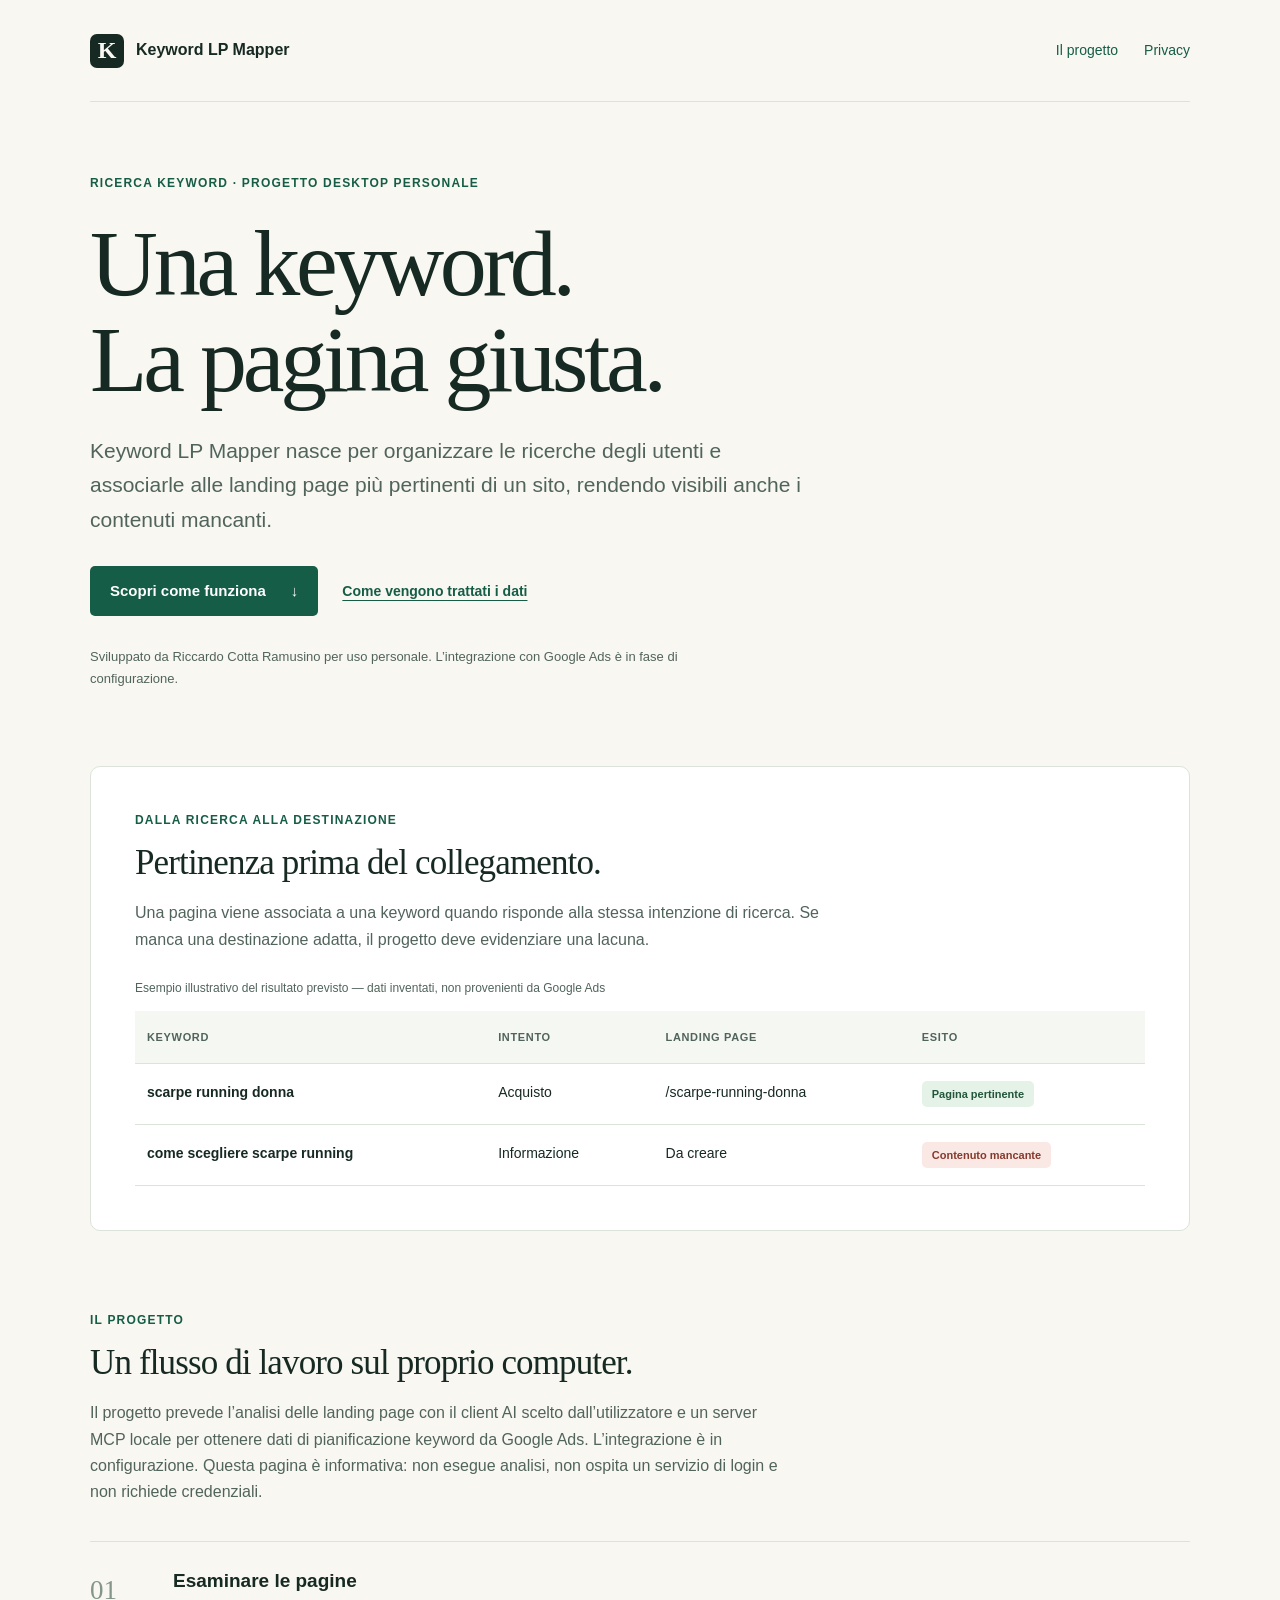
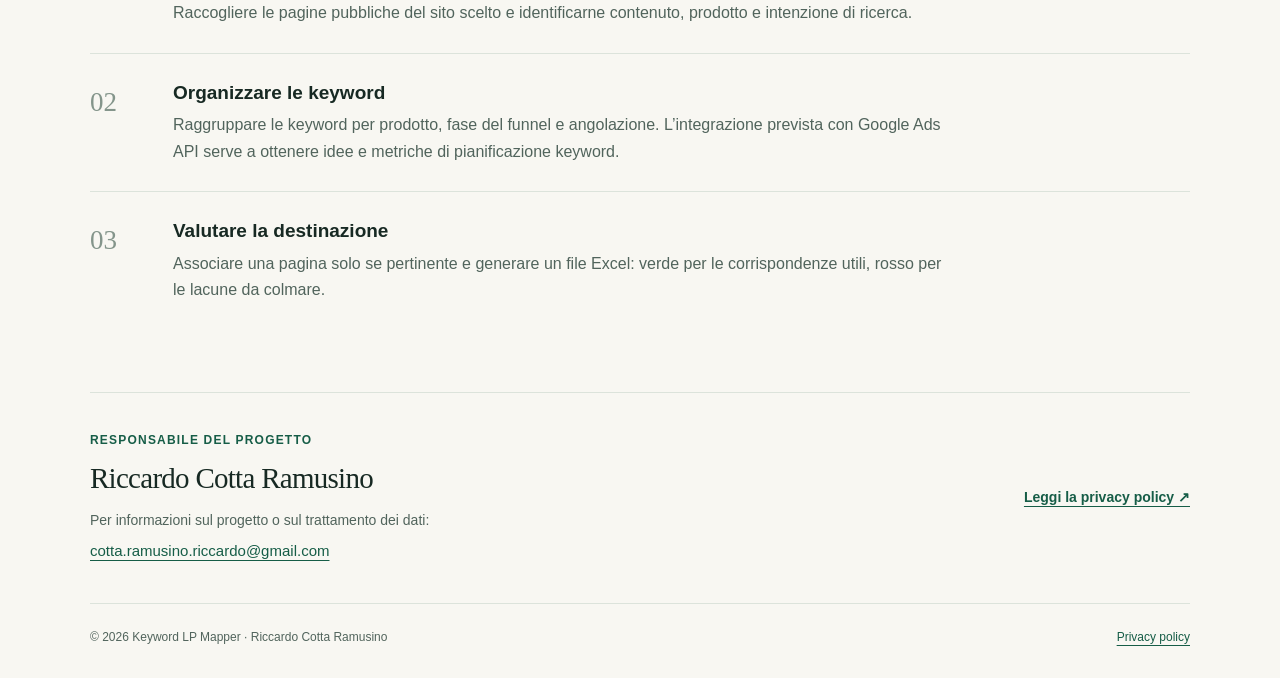
<file: index.html>
<!doctype html>
<html lang="it">
<head>
  <meta name="google-site-verification" content="p6JzzJ_prfLja4cm_jQC_jwN1vloA4eAtKsxVsAzShk" />
  <meta charset="utf-8">
  <meta name="viewport" content="width=device-width, initial-scale=1">
  <title>Keyword LP Mapper — Ricerca keyword e landing page</title>
  <meta name="description" content="Keyword LP Mapper è un progetto desktop personale di Riccardo Cotta Ramusino per organizzare keyword e collegarle a landing page pertinenti.">
  <link rel="stylesheet" href="style.css">
</head>
<body>
  <a class="skip" href="#contenuto">Vai al contenuto</a>
  <header class="topbar wrap">
    <a class="brand" href="./" aria-label="Keyword LP Mapper, homepage"><span class="mark" aria-hidden="true">K</span><span>Keyword LP Mapper</span></a>
    <nav aria-label="Navigazione principale"><a href="#progetto">Il progetto</a><a href="privacy.html">Privacy</a></nav>
  </header>
  <main id="contenuto">
    <section class="hero wrap">
      <p class="eyebrow">Ricerca keyword · Progetto desktop personale</p>
      <h1>Una keyword.<br>La pagina giusta.</h1>
      <p class="lead">Keyword LP Mapper nasce per organizzare le ricerche degli utenti e associarle alle landing page più pertinenti di un sito, rendendo visibili anche i contenuti mancanti.</p>
      <div class="actions"><a class="button" href="#progetto">Scopri come funziona <span aria-hidden="true">↓</span></a><a class="text-link" href="privacy.html">Come vengono trattati i dati</a></div>
      <p class="status">Sviluppato da Riccardo Cotta Ramusino per uso personale. L’integrazione con Google Ads è in fase di configurazione.</p>
    </section>
    <section class="example wrap" aria-labelledby="example-title">
      <div class="section-intro"><p class="eyebrow">Dalla ricerca alla destinazione</p><h2 id="example-title">Pertinenza prima del collegamento.</h2><p>Una pagina viene associata a una keyword quando risponde alla stessa intenzione di ricerca. Se manca una destinazione adatta, il progetto deve evidenziare una lacuna.</p></div>
      <div class="table-scroll"><table>
        <caption>Esempio illustrativo del risultato previsto — dati inventati, non provenienti da Google Ads</caption>
        <thead><tr><th scope="col">Keyword</th><th scope="col">Intento</th><th scope="col">Landing page</th><th scope="col">Esito</th></tr></thead>
        <tbody><tr><td>scarpe running donna</td><td>Acquisto</td><td>/scarpe-running-donna</td><td><span class="badge good">Pagina pertinente</span></td></tr><tr><td>come scegliere scarpe running</td><td>Informazione</td><td>Da creare</td><td><span class="badge gap">Contenuto mancante</span></td></tr></tbody>
      </table></div>
    </section>
    <section class="project wrap" id="progetto" aria-labelledby="project-title">
      <div class="section-intro"><p class="eyebrow">Il progetto</p><h2 id="project-title">Un flusso di lavoro sul proprio computer.</h2><p>Il progetto prevede l’analisi delle landing page con il client AI scelto dall’utilizzatore e un server MCP locale per ottenere dati di pianificazione keyword da Google Ads. L’integrazione è in configurazione. Questa pagina è informativa: non esegue analisi, non ospita un servizio di login e non richiede credenziali.</p></div>
      <ol class="steps">
        <li><span class="number" aria-hidden="true">01</span><div><h3>Esaminare le pagine</h3><p>Raccogliere le pagine pubbliche del sito scelto e identificarne contenuto, prodotto e intenzione di ricerca.</p></div></li>
        <li><span class="number" aria-hidden="true">02</span><div><h3>Organizzare le keyword</h3><p>Raggruppare le keyword per prodotto, fase del funnel e angolazione. L’integrazione prevista con Google Ads API serve a ottenere idee e metriche di pianificazione keyword.</p></div></li>
        <li><span class="number" aria-hidden="true">03</span><div><h3>Valutare la destinazione</h3><p>Associare una pagina solo se pertinente e generare un file Excel: verde per le corrispondenze utili, rosso per le lacune da colmare.</p></div></li>
      </ol>
    </section>
    <section class="contact wrap" aria-labelledby="contact-title"><div><p class="eyebrow">Responsabile del progetto</p><h2 id="contact-title">Riccardo Cotta Ramusino</h2><p>Per informazioni sul progetto o sul trattamento dei dati:</p><a class="contact-email" href="mailto:cotta.ramusino.riccardo@gmail.com">cotta.ramusino.riccardo@gmail.com</a></div><a class="text-link" href="privacy.html">Leggi la privacy policy <span aria-hidden="true">↗</span></a></section>
  </main>
  <footer class="footer wrap"><span>© 2026 Keyword LP Mapper · Riccardo Cotta Ramusino</span><a href="privacy.html">Privacy policy</a></footer>
</body>
</html>
</file>
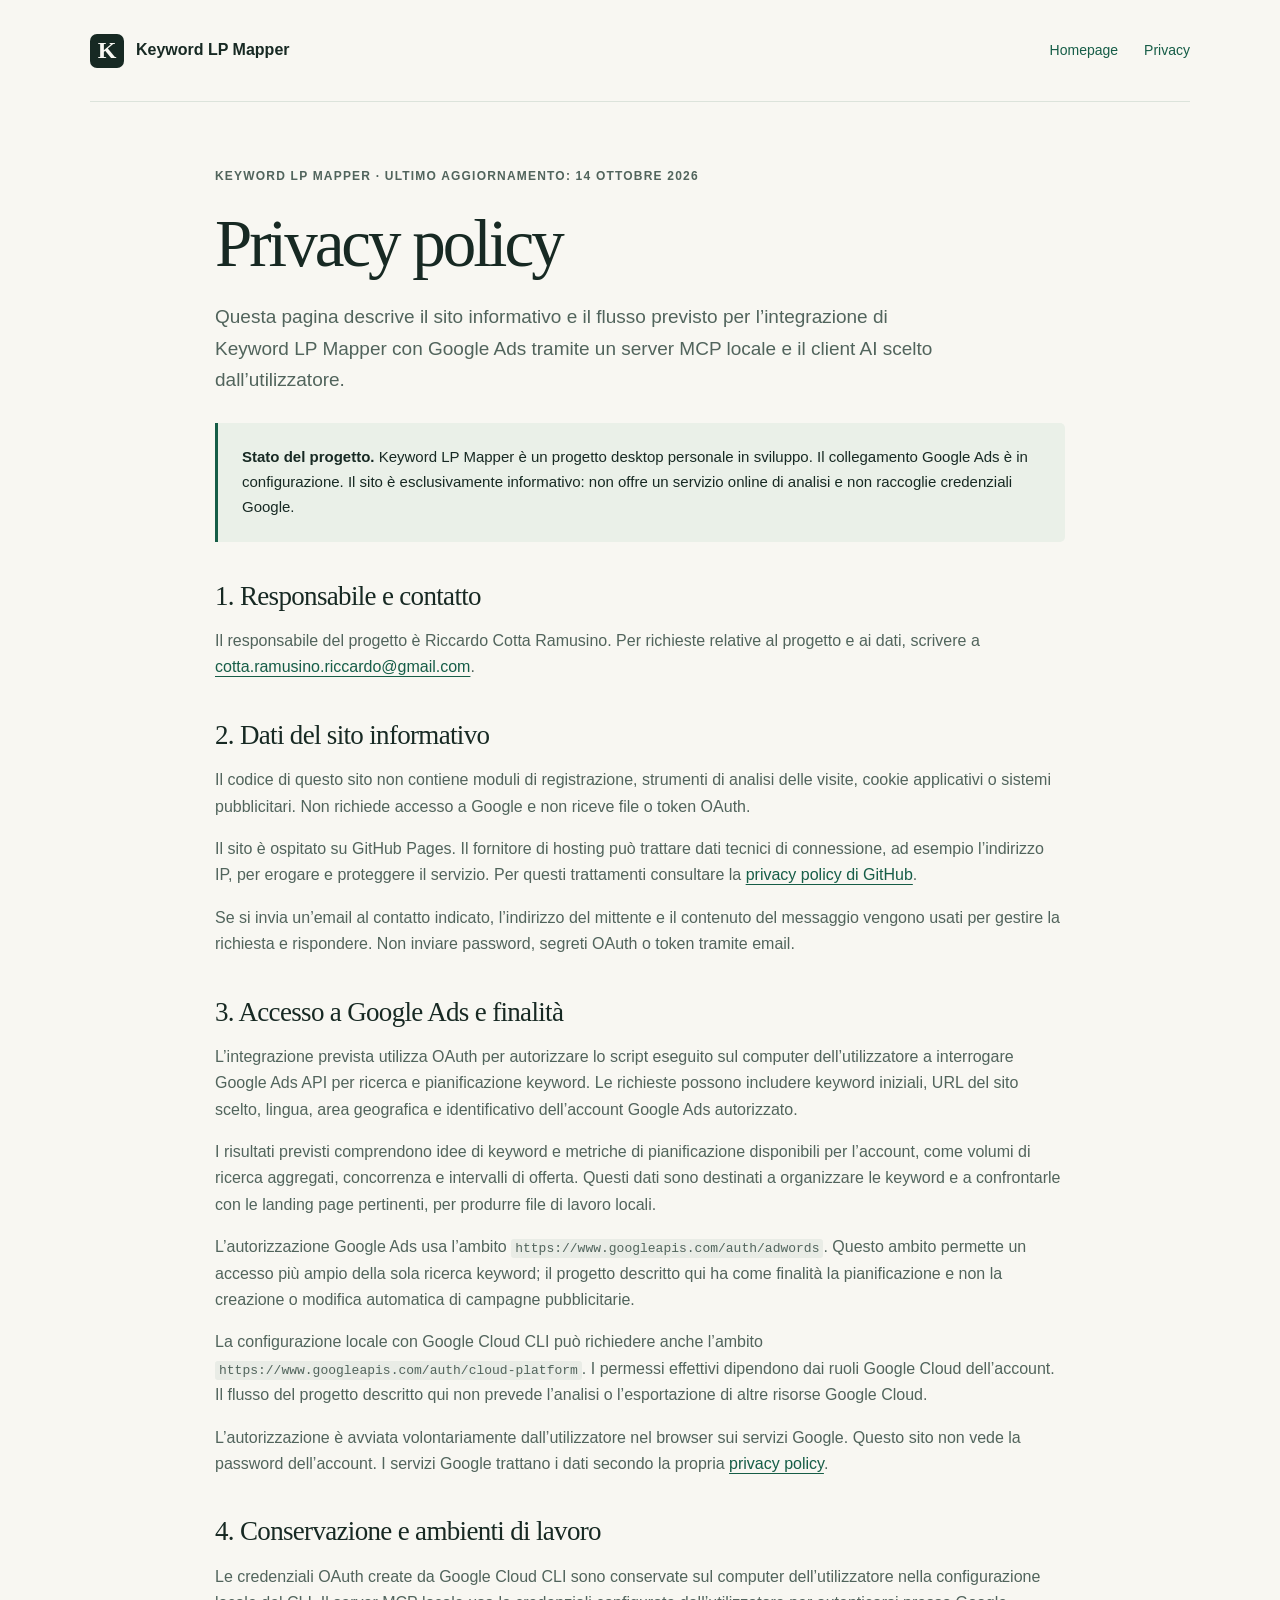
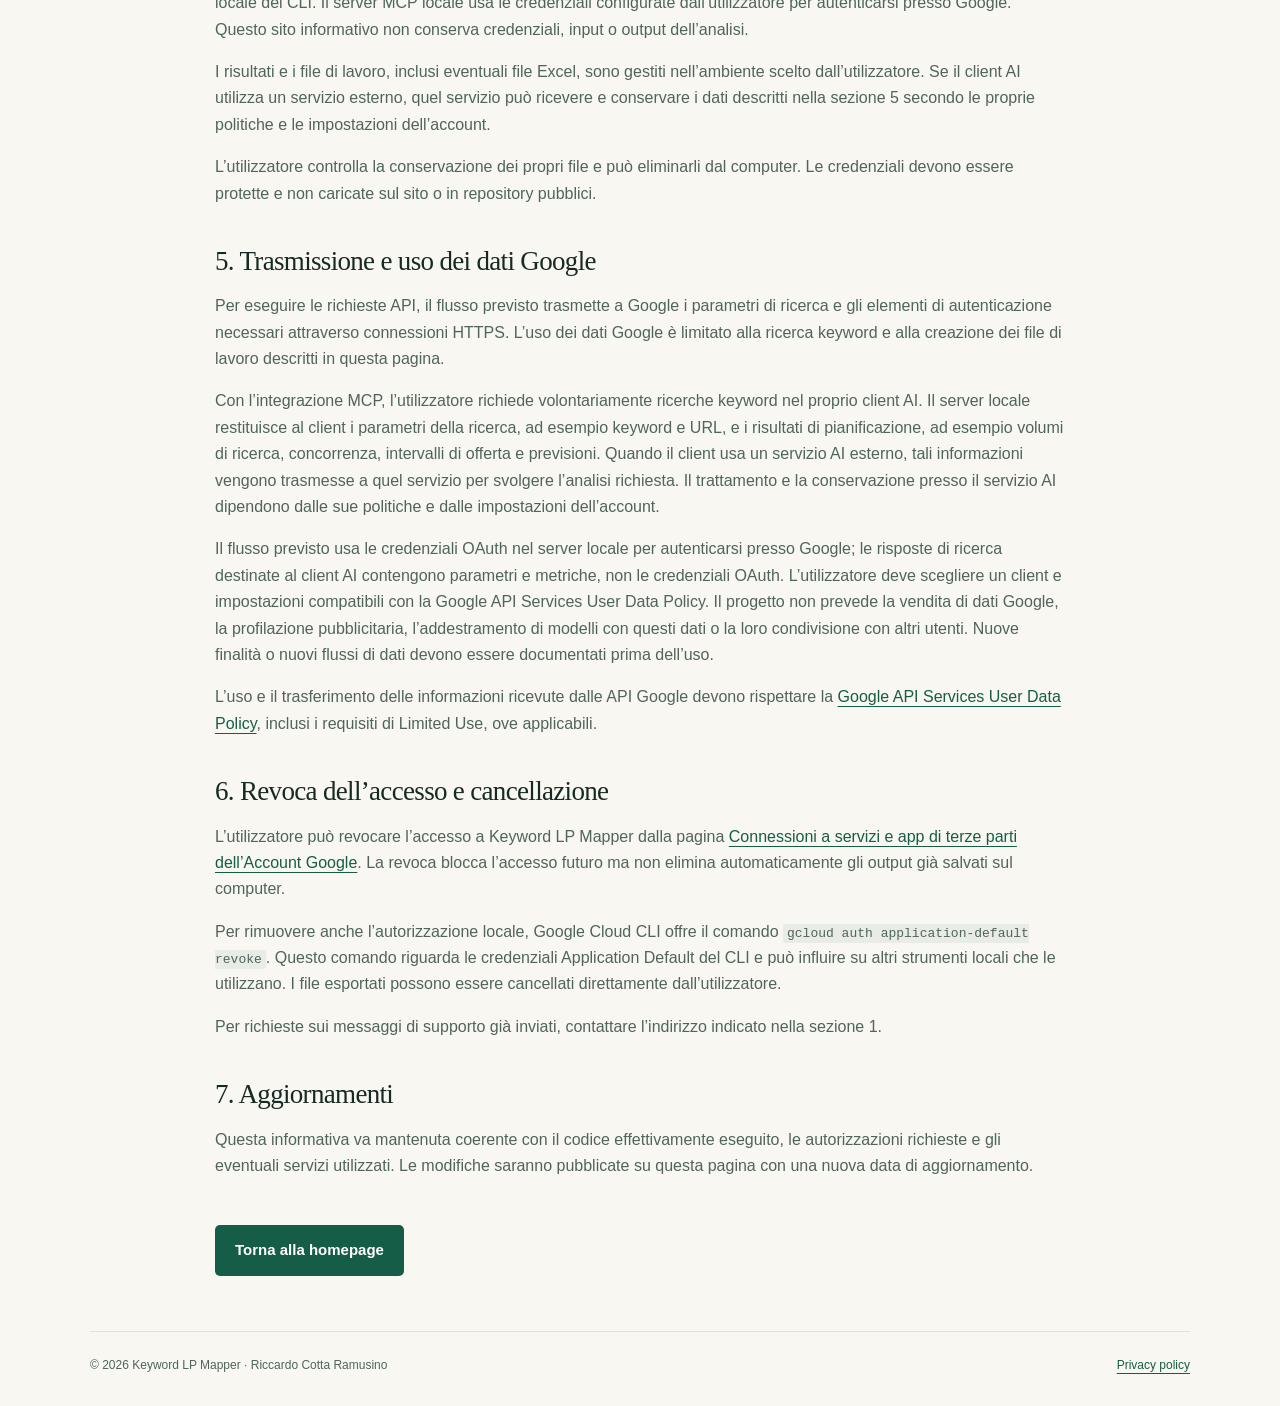
<file: privacy.html>
<!doctype html>
<html lang="it">
<head>
  <meta charset="utf-8">
  <meta name="viewport" content="width=device-width, initial-scale=1">
  <title>Privacy policy — Keyword LP Mapper</title>
  <meta name="description" content="Informazioni sul trattamento dei dati per il sito e il progetto personale Keyword LP Mapper di Riccardo Cotta Ramusino.">
  <link rel="stylesheet" href="style.css">
</head>
<body>
  <a class="skip" href="#contenuto">Vai al contenuto</a>
  <header class="topbar wrap"><a class="brand" href="./" aria-label="Keyword LP Mapper, homepage"><span class="mark" aria-hidden="true">K</span><span>Keyword LP Mapper</span></a><nav aria-label="Navigazione principale"><a href="./">Homepage</a><a href="privacy.html" aria-current="page">Privacy</a></nav></header>
  <main id="contenuto" class="policy wrap">
    <p class="eyebrow">Keyword LP Mapper · Ultimo aggiornamento: 14 ottobre 2026</p>
    <h1>Privacy policy</h1>
    <p class="lead">Questa pagina descrive il sito informativo e il flusso previsto per l’integrazione di Keyword LP Mapper con Google Ads tramite un server MCP locale e il client AI scelto dall’utilizzatore.</p>
    <div class="policy-note"><strong>Stato del progetto.</strong> Keyword LP Mapper è un progetto desktop personale in sviluppo. Il collegamento Google Ads è in configurazione. Il sito è esclusivamente informativo: non offre un servizio online di analisi e non raccoglie credenziali Google.</div>
    <section><h2>1. Responsabile e contatto</h2><p>Il responsabile del progetto è Riccardo Cotta Ramusino. Per richieste relative al progetto e ai dati, scrivere a <a href="mailto:cotta.ramusino.riccardo@gmail.com">cotta.ramusino.riccardo@gmail.com</a>.</p></section>
    <section><h2>2. Dati del sito informativo</h2><p>Il codice di questo sito non contiene moduli di registrazione, strumenti di analisi delle visite, cookie applicativi o sistemi pubblicitari. Non richiede accesso a Google e non riceve file o token OAuth.</p><p>Il sito è ospitato su GitHub Pages. Il fornitore di hosting può trattare dati tecnici di connessione, ad esempio l’indirizzo IP, per erogare e proteggere il servizio. Per questi trattamenti consultare la <a href="https://docs.github.com/en/site-policy/privacy-policies/github-general-privacy-statement">privacy policy di GitHub</a>.</p><p>Se si invia un’email al contatto indicato, l’indirizzo del mittente e il contenuto del messaggio vengono usati per gestire la richiesta e rispondere. Non inviare password, segreti OAuth o token tramite email.</p></section>
    <section><h2>3. Accesso a Google Ads e finalità</h2><p>L’integrazione prevista utilizza OAuth per autorizzare lo script eseguito sul computer dell’utilizzatore a interrogare Google Ads API per ricerca e pianificazione keyword. Le richieste possono includere keyword iniziali, URL del sito scelto, lingua, area geografica e identificativo dell’account Google Ads autorizzato.</p><p>I risultati previsti comprendono idee di keyword e metriche di pianificazione disponibili per l’account, come volumi di ricerca aggregati, concorrenza e intervalli di offerta. Questi dati sono destinati a organizzare le keyword e a confrontarle con le landing page pertinenti, per produrre file di lavoro locali.</p><p>L’autorizzazione Google Ads usa l’ambito <code>https://www.googleapis.com/auth/adwords</code>. Questo ambito permette un accesso più ampio della sola ricerca keyword; il progetto descritto qui ha come finalità la pianificazione e non la creazione o modifica automatica di campagne pubblicitarie.</p><p>La configurazione locale con Google Cloud CLI può richiedere anche l’ambito <code>https://www.googleapis.com/auth/cloud-platform</code>. I permessi effettivi dipendono dai ruoli Google Cloud dell’account. Il flusso del progetto descritto qui non prevede l’analisi o l’esportazione di altre risorse Google Cloud.</p><p>L’autorizzazione è avviata volontariamente dall’utilizzatore nel browser sui servizi Google. Questo sito non vede la password dell’account. I servizi Google trattano i dati secondo la propria <a href="https://policies.google.com/privacy">privacy policy</a>.</p></section>
    <section><h2>4. Conservazione e ambienti di lavoro</h2><p>Le credenziali OAuth create da Google Cloud CLI sono conservate sul computer dell’utilizzatore nella configurazione locale del CLI. Il server MCP locale usa le credenziali configurate dall’utilizzatore per autenticarsi presso Google. Questo sito informativo non conserva credenziali, input o output dell’analisi.</p><p>I risultati e i file di lavoro, inclusi eventuali file Excel, sono gestiti nell’ambiente scelto dall’utilizzatore. Se il client AI utilizza un servizio esterno, quel servizio può ricevere e conservare i dati descritti nella sezione 5 secondo le proprie politiche e le impostazioni dell’account.</p><p>L’utilizzatore controlla la conservazione dei propri file e può eliminarli dal computer. Le credenziali devono essere protette e non caricate sul sito o in repository pubblici.</p></section>
    <section><h2>5. Trasmissione e uso dei dati Google</h2><p>Per eseguire le richieste API, il flusso previsto trasmette a Google i parametri di ricerca e gli elementi di autenticazione necessari attraverso connessioni HTTPS. L’uso dei dati Google è limitato alla ricerca keyword e alla creazione dei file di lavoro descritti in questa pagina.</p><p>Con l’integrazione MCP, l’utilizzatore richiede volontariamente ricerche keyword nel proprio client AI. Il server locale restituisce al client i parametri della ricerca, ad esempio keyword e URL, e i risultati di pianificazione, ad esempio volumi di ricerca, concorrenza, intervalli di offerta e previsioni. Quando il client usa un servizio AI esterno, tali informazioni vengono trasmesse a quel servizio per svolgere l’analisi richiesta. Il trattamento e la conservazione presso il servizio AI dipendono dalle sue politiche e dalle impostazioni dell’account.</p><p>Il flusso previsto usa le credenziali OAuth nel server locale per autenticarsi presso Google; le risposte di ricerca destinate al client AI contengono parametri e metriche, non le credenziali OAuth. L’utilizzatore deve scegliere un client e impostazioni compatibili con la Google API Services User Data Policy. Il progetto non prevede la vendita di dati Google, la profilazione pubblicitaria, l’addestramento di modelli con questi dati o la loro condivisione con altri utenti. Nuove finalità o nuovi flussi di dati devono essere documentati prima dell’uso.</p><p>L’uso e il trasferimento delle informazioni ricevute dalle API Google devono rispettare la <a href="https://developers.google.com/terms/api-services-user-data-policy">Google API Services User Data Policy</a>, inclusi i requisiti di Limited Use, ove applicabili.</p></section>
    <section><h2>6. Revoca dell’accesso e cancellazione</h2><p>L’utilizzatore può revocare l’accesso a Keyword LP Mapper dalla pagina <a href="https://myaccount.google.com/connections">Connessioni a servizi e app di terze parti dell’Account Google</a>. La revoca blocca l’accesso futuro ma non elimina automaticamente gli output già salvati sul computer.</p><p>Per rimuovere anche l’autorizzazione locale, Google Cloud CLI offre il comando <code>gcloud auth application-default revoke</code>. Questo comando riguarda le credenziali Application Default del CLI e può influire su altri strumenti locali che le utilizzano. I file esportati possono essere cancellati direttamente dall’utilizzatore.</p><p>Per richieste sui messaggi di supporto già inviati, contattare l’indirizzo indicato nella sezione 1.</p></section>
    <section><h2>7. Aggiornamenti</h2><p>Questa informativa va mantenuta coerente con il codice effettivamente eseguito, le autorizzazioni richieste e gli eventuali servizi utilizzati. Le modifiche saranno pubblicate su questa pagina con una nuova data di aggiornamento.</p></section>
    <a class="button" href="./">Torna alla homepage</a>
  </main>
  <footer class="footer wrap"><span>© 2026 Keyword LP Mapper · Riccardo Cotta Ramusino</span><a href="privacy.html">Privacy policy</a></footer>
</body>
</html>
</file>
<file: style.css>
:root{--ink:#172923;--muted:#51645c;--paper:#f8f7f2;--line:#dce3db;--green:#165d47;--serif:Georgia,'Times New Roman',serif}
*{box-sizing:border-box}html{scroll-behavior:smooth;scroll-padding-top:24px}body{margin:0;background:var(--paper);color:var(--ink);font:16px/1.65 -apple-system,BlinkMacSystemFont,'Segoe UI',sans-serif}a{color:var(--green);text-underline-offset:4px}a:focus-visible{outline:3px solid #ac6700;outline-offset:5px;border-radius:3px}.wrap{width:min(1100px,calc(100% - 64px));margin-inline:auto}.skip{position:absolute;left:16px;top:-100px;padding:10px 18px;background:white;z-index:10}.skip:focus{top:16px}.topbar{min-height:102px;display:flex;align-items:center;justify-content:space-between;gap:24px;border-bottom:1px solid var(--line)}.brand{display:flex;align-items:center;gap:12px;font-weight:750;color:var(--ink);text-decoration:none;line-height:1.3}.mark{display:grid;place-items:center;width:34px;height:34px;background:var(--ink);color:var(--paper);border-radius:7px;font-family:var(--serif);font-size:24px}nav{display:flex;gap:26px;font-size:14px}nav a{text-decoration:none}nav a:hover{text-decoration:underline}.hero{padding-top:72px;padding-bottom:64px}.eyebrow{font-size:12px;line-height:1.5;letter-spacing:.1em;text-transform:uppercase;font-weight:700;color:var(--green);margin:0 0 24px}h1{font-family:var(--serif);font-size:clamp(48px,7.8vw,94px);font-weight:400;line-height:1.02;letter-spacing:-.045em;margin:0 0 26px;max-width:850px}.lead{font-size:21px;line-height:1.65;color:var(--muted);max-width:725px;margin:0 0 28px}.actions{display:flex;align-items:center;gap:24px;flex-wrap:wrap}.button{display:inline-flex;gap:25px;align-items:center;background:var(--green);color:white;border-radius:5px;text-decoration:none;font-size:15px;font-weight:650;padding:13px 20px}.button:hover{background:#104533}.text-link{font-size:14px;font-weight:650}.status{font-size:13px;color:var(--muted);max-width:670px;margin-top:30px}.example{padding:44px;border:1px solid var(--line);background:#fff;border-radius:10px}.section-intro{max-width:700px}.section-intro .eyebrow{margin-bottom:13px}h2{font-family:var(--serif);font-weight:400;font-size:35px;line-height:1.2;letter-spacing:-.025em;margin:0 0 16px}.section-intro p:not(.eyebrow){color:var(--muted);margin-top:0}.table-scroll{overflow-x:auto;margin-top:26px}table{width:100%;border-collapse:collapse;text-align:left;font-size:14px}caption{text-align:left;color:var(--muted);font-size:12px;margin-bottom:12px}th{font-size:11px;text-transform:uppercase;letter-spacing:.06em;color:var(--muted);font-weight:700;background:#f5f7f3}td,th{padding:17px 16px;border-bottom:1px solid var(--line);vertical-align:top}th:first-child,td:first-child{padding-left:12px}td:first-child{font-weight:600}.badge{display:inline-block;white-space:nowrap;font-size:11px;font-weight:700;padding:4px 10px;border-radius:5px}.good{background:#e5f2e8;color:#22553a}.gap{background:#fae8e5;color:#87392c}.project{padding-top:80px;padding-bottom:62px}.steps{padding:0;margin:35px 0 0;list-style:none}.steps li{display:grid;grid-template-columns:68px 1fr;gap:15px;padding:26px 0;border-top:1px solid var(--line)}.number{font-family:var(--serif);font-size:27px;color:#84958b}.steps h3{font-size:19px;line-height:1.4;margin:0 0 6px}.steps p{margin:0;color:var(--muted);max-width:770px}.contact{padding-top:38px;padding-bottom:38px;border-top:1px solid var(--line);display:flex;align-items:center;justify-content:space-between;gap:30px}.contact .eyebrow{margin-bottom:12px}.contact h2{font-size:29px;margin-bottom:10px}.contact p:not(.eyebrow){color:var(--muted);font-size:14px;margin-bottom:6px}.contact-email{overflow-wrap:anywhere;font-size:15px}.footer{display:flex;justify-content:space-between;gap:20px;border-top:1px solid var(--line);padding-top:24px;padding-bottom:30px;font-size:12px;color:var(--muted)}.policy{max-width:850px;padding-top:65px;padding-bottom:55px}.policy h1{font-size:clamp(46px,7vw,67px);margin-bottom:24px}.policy .lead{font-size:19px}.policy-note{background:#eaf0e8;padding:22px 24px;border-left:3px solid var(--green);font-size:15px;border-radius:0 5px 5px 0}.policy section{margin-top:38px}.policy h2{font-size:27px}.policy p{color:var(--muted)}.policy code{font-size:13px;background:#e9ece6;padding:2px 4px;border-radius:3px;overflow-wrap:anywhere}.policy .button{margin-top:30px}
@media(max-width:700px){.wrap{width:calc(100% - 36px)}.topbar{min-height:84px;align-items:flex-start;padding-top:23px;padding-bottom:20px;gap:14px}.brand{font-size:14px;gap:8px;max-width:175px}.mark{width:30px;height:30px;flex-shrink:0}nav{gap:14px;font-size:12px;padding-top:4px}.hero{padding-top:46px;padding-bottom:40px}.eyebrow{font-size:10px;margin-bottom:20px}.lead{font-size:18px}.actions{gap:16px;align-items:flex-start;flex-direction:column}.status{font-size:12px}.example{padding:25px 20px}.section-intro h2{font-size:29px}.section-intro p:not(.eyebrow){font-size:15px}.example table{min-width:680px}.project{padding-top:49px;padding-bottom:35px}.steps li{grid-template-columns:40px 1fr;gap:10px;padding:22px 0}.steps p{font-size:15px}.contact{align-items:flex-start;flex-direction:column;gap:20px}.footer{flex-direction:column;gap:8px}.policy{padding-top:40px}.policy h2{font-size:24px}.policy-note{padding:18px}.policy section{margin-top:30px}}
@media(prefers-reduced-motion:reduce){html{scroll-behavior:auto}}
</file>
